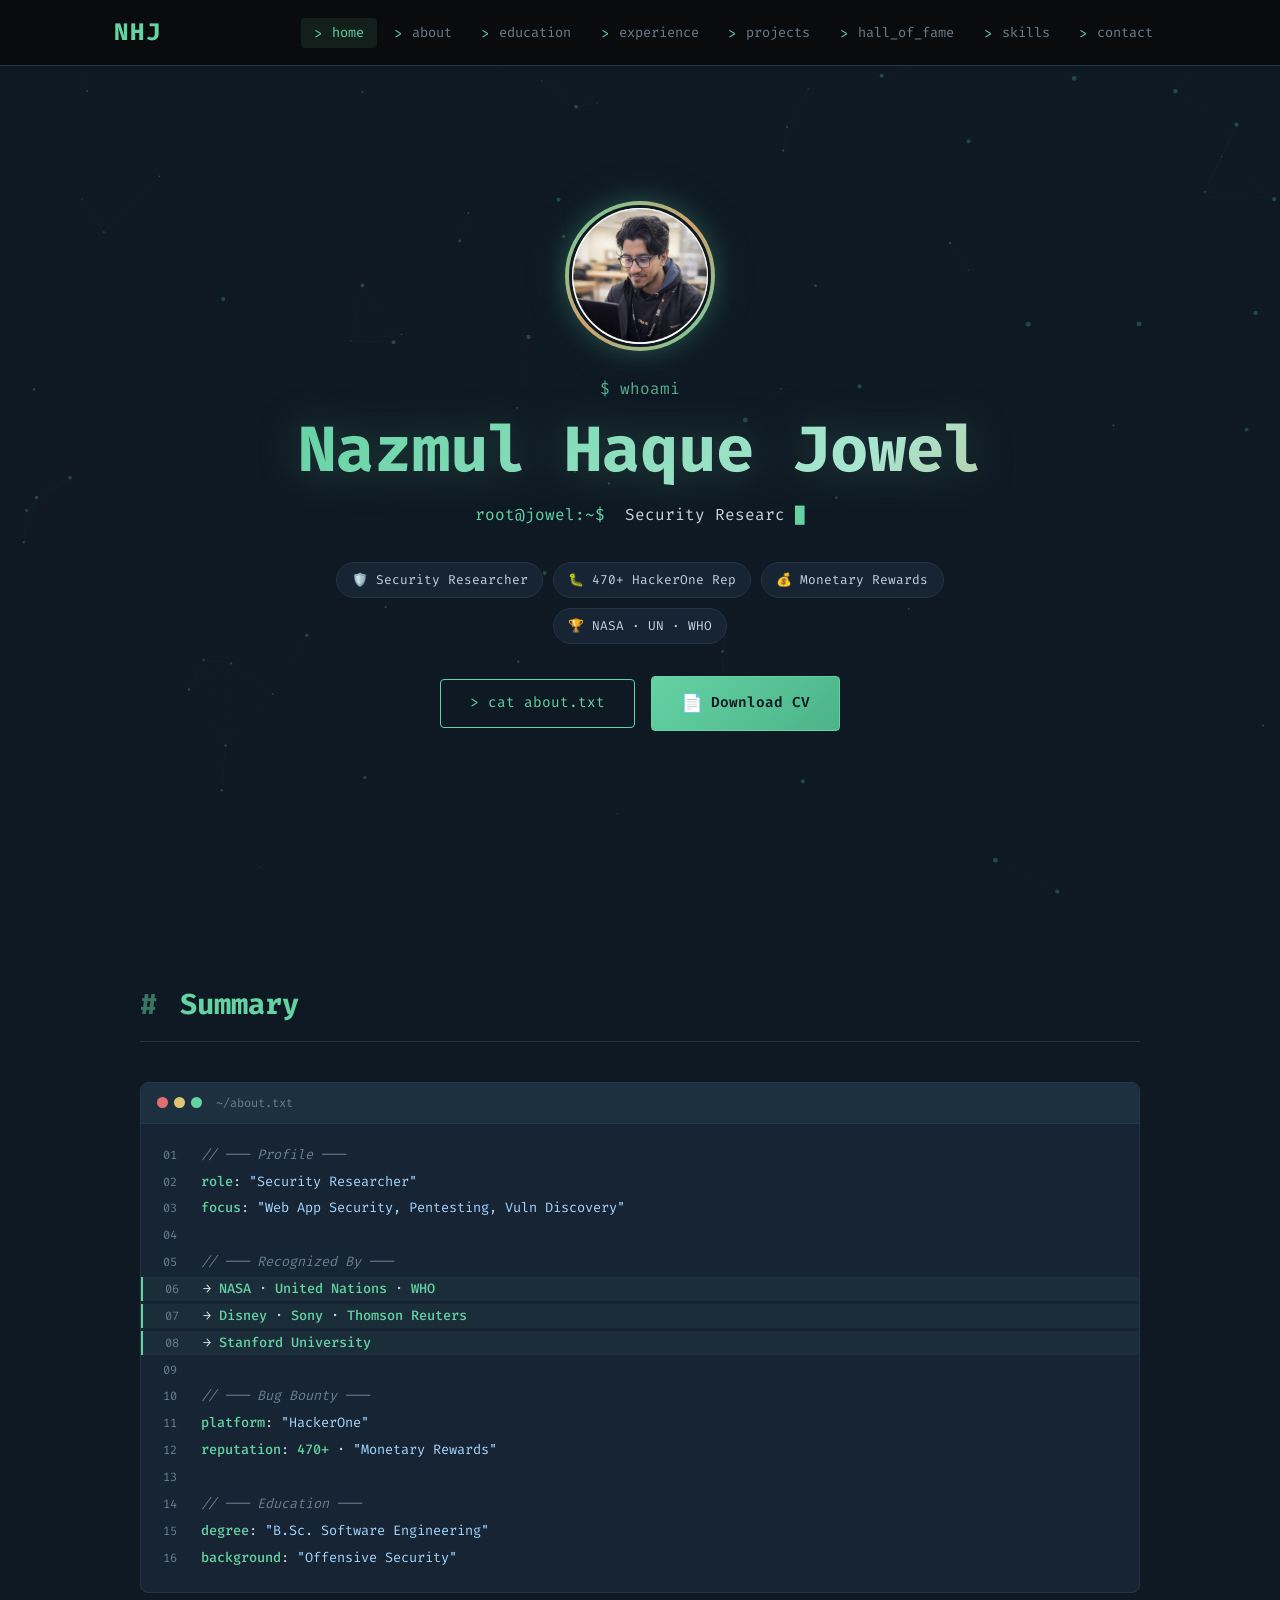
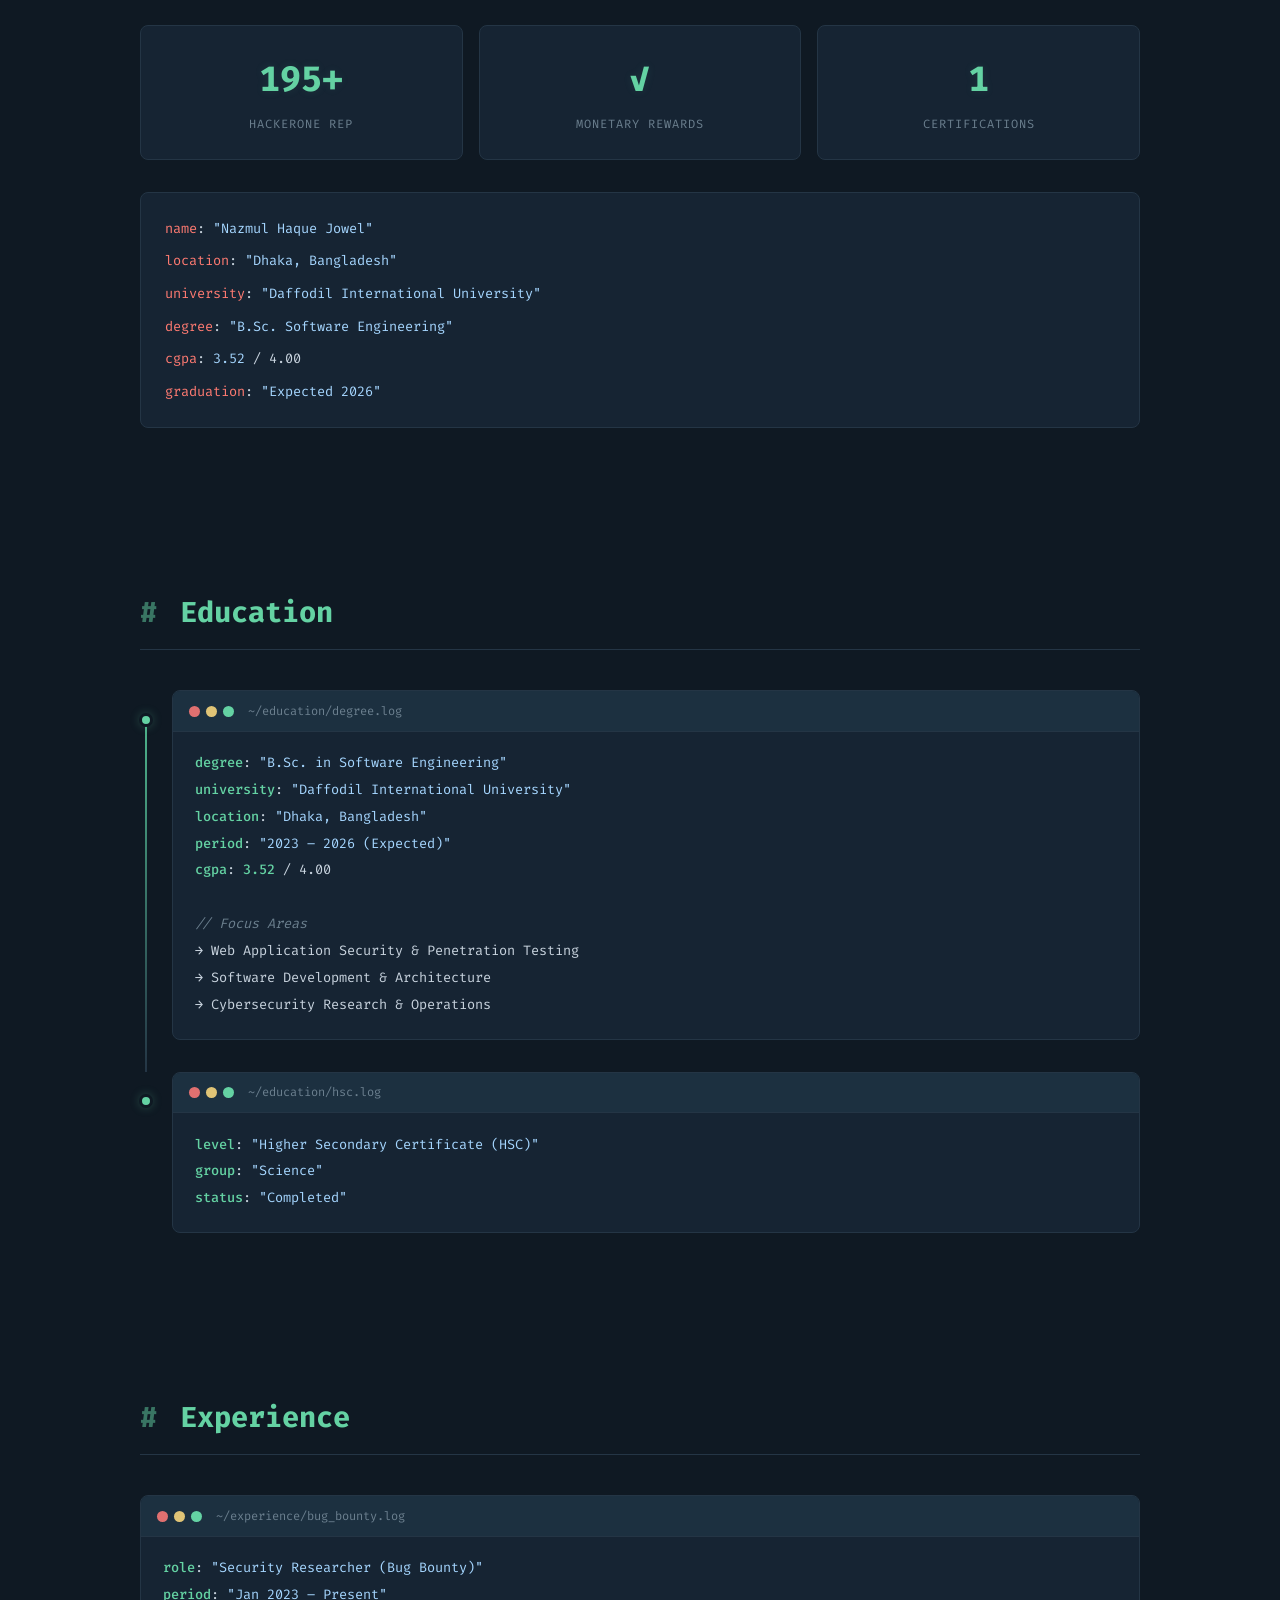
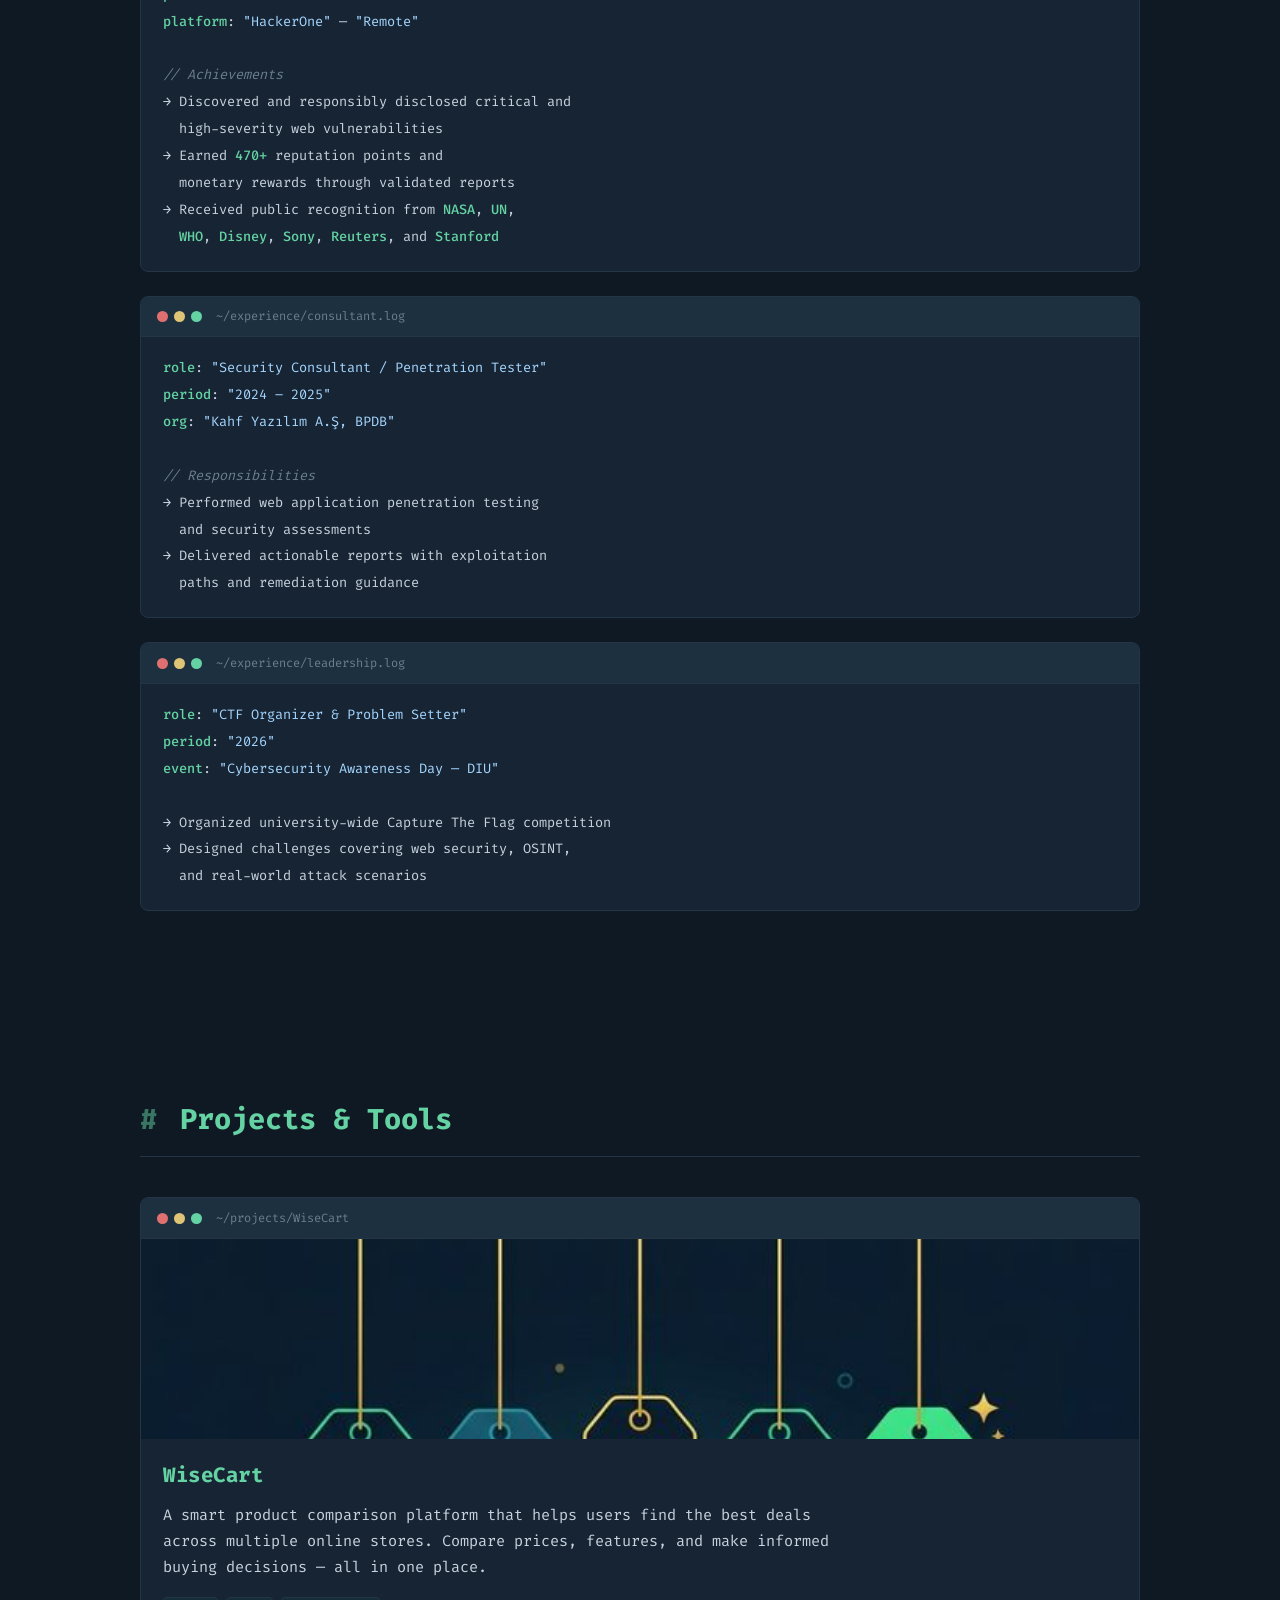
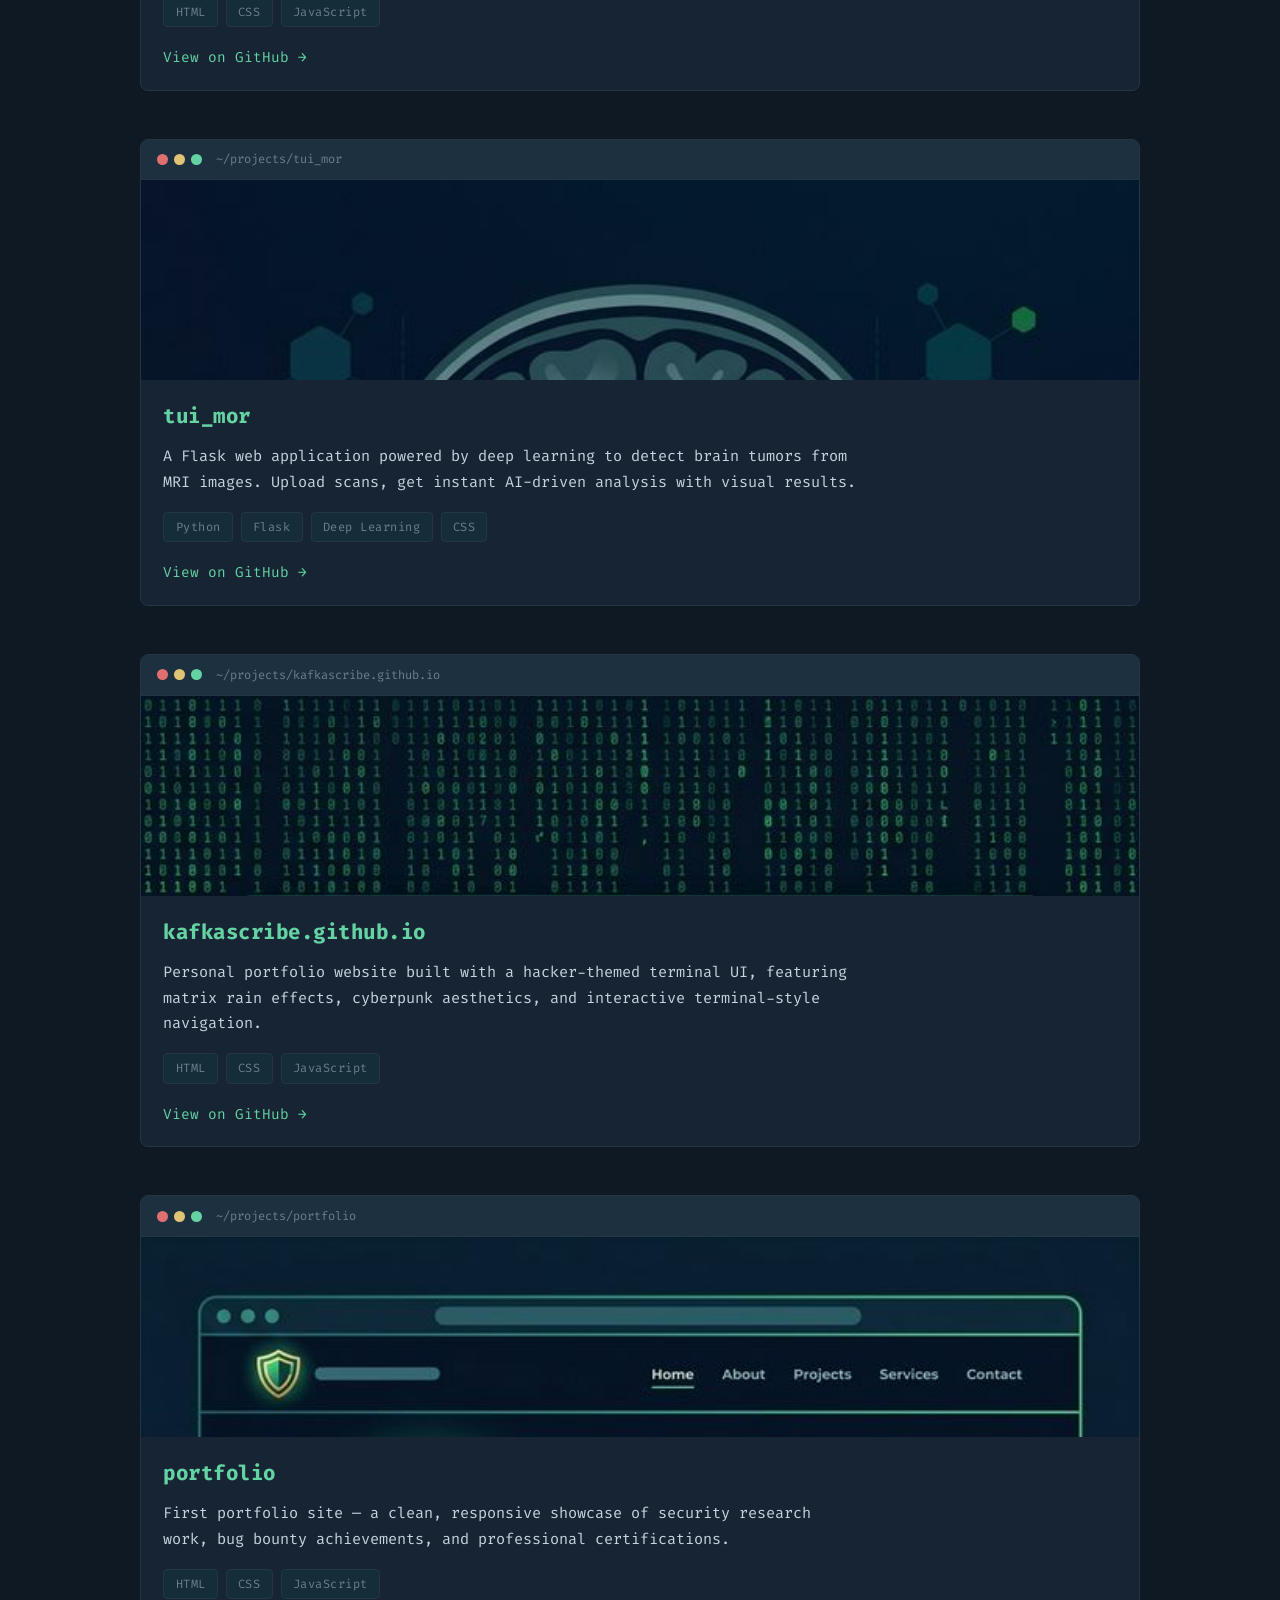
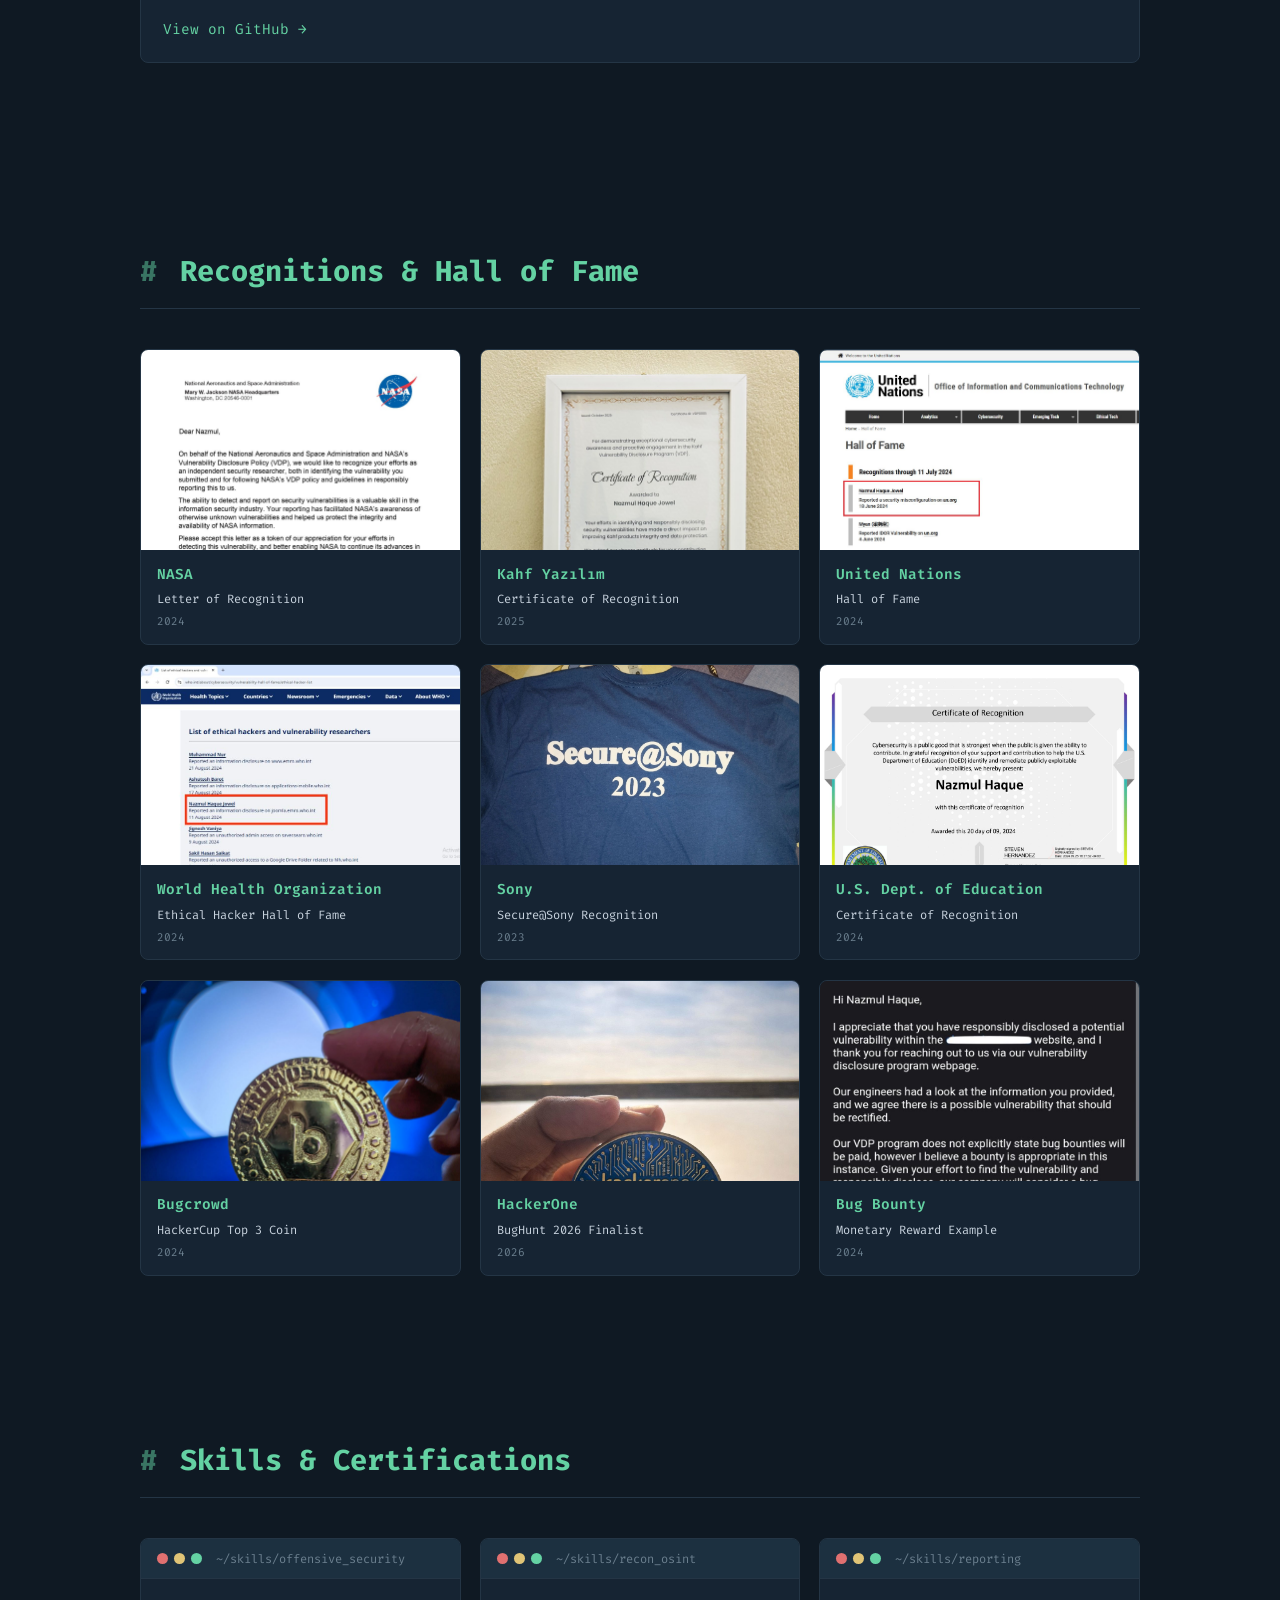
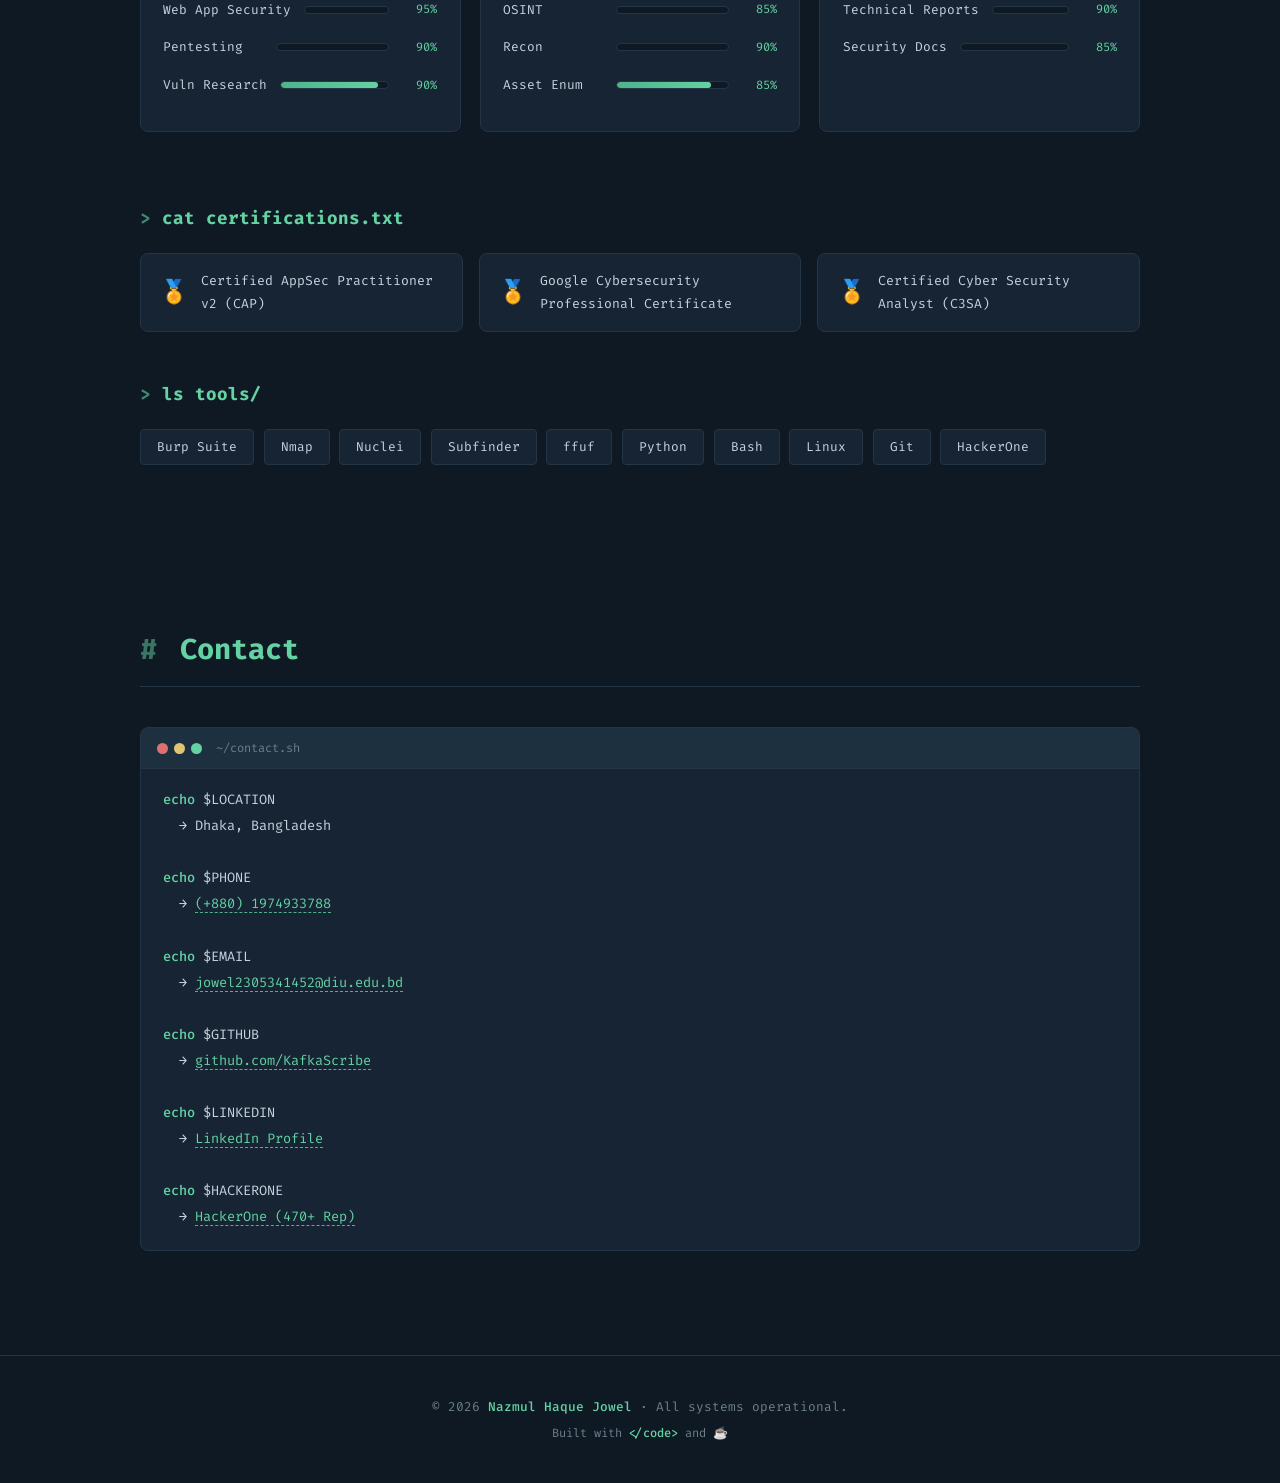
<file: index.html>
<!DOCTYPE html>
<html lang="en">

<head>
    <meta charset="UTF-8">
    <meta name="viewport" content="width=device-width, initial-scale=1.0">
    <title>Nazmul Haque Jowel | Security Researcher</title>
    <meta name="description"
        content="Nazmul Haque Jowel — Security Researcher, Bug Bounty Hunter with 470+ HackerOne Rep and monetary rewards. Acknowledged by NASA, UN, WHO, Disney, Sony, Thomson Reuters.">
    <link rel="preconnect" href="https://fonts.googleapis.com">
    <link rel="preconnect" href="https://fonts.gstatic.com" crossorigin>
    <link href="https://fonts.googleapis.com/css2?family=Fira+Code:wght@300;400;500;600;700&display=swap"
        rel="stylesheet">
    <link rel="stylesheet" href="styles.css">
</head>

<body>

    <!-- Matrix Rain Canvas -->
    <canvas id="matrix-canvas"></canvas>

    <!-- Scanline Overlay -->
    <div class="scanline-overlay"></div>

    <!-- Navigation -->
    <nav id="main-nav">
        <div class="nav-container">
            <a href="#home" class="nav-logo glitch-text" data-text="NHJ">NHJ</a>
            <ul class="nav-links">
                <li><a href="#home" class="nav-cmd active"><span class="prompt">&gt;</span> home</a></li>
                <li><a href="#about" class="nav-cmd"><span class="prompt">&gt;</span> about</a></li>
                <li><a href="#education" class="nav-cmd"><span class="prompt">&gt;</span> education</a></li>
                <li><a href="#experience" class="nav-cmd"><span class="prompt">&gt;</span> experience</a></li>
                <li><a href="#projects" class="nav-cmd"><span class="prompt">&gt;</span> projects</a></li>
                <li><a href="#recognitions" class="nav-cmd"><span class="prompt">&gt;</span> hall_of_fame</a></li>
                <li><a href="#skills" class="nav-cmd"><span class="prompt">&gt;</span> skills</a></li>
                <li><a href="#contact" class="nav-cmd"><span class="prompt">&gt;</span> contact</a></li>
            </ul>
            <button class="mobile-toggle" id="mobile-toggle" aria-label="Toggle menu">
                <span></span><span></span><span></span>
            </button>
        </div>
    </nav>

    <!-- Hero Section -->
    <section id="home" class="hero-section">
        <div class="hero-content">
            <div class="profile-photo-wrapper">
                <img src="assets/profile.jpg" alt="Nazmul Haque Jowel" class="profile-photo">
            </div>
            <p class="hero-prefix">$ whoami</p>
            <h1 class="glitch-text" data-text="Nazmul Haque Jowel">Nazmul Haque Jowel</h1>
            <div class="typed-container">
                <span class="typed-prefix">root@jowel:~$&nbsp;</span>
                <span id="typed-text"></span>
                <span class="cursor-blink">█</span>
            </div>
            <div class="hero-badges">
                <span class="badge">🛡️ Security Researcher</span>
                <span class="badge">🐛 470+ HackerOne Rep</span>
                <span class="badge">💰 Monetary Rewards</span>
                <span class="badge">🏆 NASA · UN · WHO</span>
            </div>
            <div class="hero-cta-group">
                <a href="#about" class="cta-btn">
                    <span class="prompt">&gt;</span> cat about.txt
                </a>
                <a href="assets/Nazmul_Haque_Jowel_CV.pdf" class="cv-btn" download>
                    <span class="cv-icon">📄</span> Download CV
                </a>
            </div>
        </div>
    </section>

    <!-- About / Summary Section -->
    <section id="about" class="section reveal-section">
        <div class="section-inner">
            <h2 class="section-title"><span class="prompt">#</span> Summary</h2>
            <div class="terminal-window">
                <div class="terminal-header">
                    <span class="dot red"></span>
                    <span class="dot yellow"></span>
                    <span class="dot green"></span>
                    <span class="terminal-title">~/about.txt</span>
                </div>
                <div class="terminal-body">
                    <p class="terminal-line">
                        <span class="line-num">01</span>
                        <span class="line-comment">// ─── Profile ───</span>
                    </p>
                    <p class="terminal-line">
                        <span class="line-num">02</span>
                        <span class="accent">role</span>: <span class="string-val">"Security Researcher"</span>
                    </p>
                    <p class="terminal-line">
                        <span class="line-num">03</span>
                        <span class="accent">focus</span>: <span class="string-val">"Web App Security, Pentesting, Vuln Discovery"</span>
                    </p>
                    <p class="terminal-line">
                        <span class="line-num">04</span>
                        &nbsp;
                    </p>
                    <p class="terminal-line">
                        <span class="line-num">05</span>
                        <span class="line-comment">// ─── Recognized By ───</span>
                    </p>
                    <p class="terminal-line highlight-line">
                        <span class="line-num">06</span>
                        → <span class="accent">NASA</span> · <span class="accent">United Nations</span> · <span class="accent">WHO</span>
                    </p>
                    <p class="terminal-line highlight-line">
                        <span class="line-num">07</span>
                        → <span class="accent">Disney</span> · <span class="accent">Sony</span> · <span class="accent">Thomson Reuters</span>
                    </p>
                    <p class="terminal-line highlight-line">
                        <span class="line-num">08</span>
                        → <span class="accent">Stanford University</span>
                    </p>
                    <p class="terminal-line">
                        <span class="line-num">09</span>
                        &nbsp;
                    </p>
                    <p class="terminal-line">
                        <span class="line-num">10</span>
                        <span class="line-comment">// ─── Bug Bounty ───</span>
                    </p>
                    <p class="terminal-line">
                        <span class="line-num">11</span>
                        <span class="accent">platform</span>: <span class="string-val">"HackerOne"</span>
                    </p>
                    <p class="terminal-line">
                        <span class="line-num">12</span>
                        <span class="accent">reputation</span>: <span class="accent">470+</span> · <span class="string-val">"Monetary Rewards"</span>
                    </p>
                    <p class="terminal-line">
                        <span class="line-num">13</span>
                        &nbsp;
                    </p>
                    <p class="terminal-line">
                        <span class="line-num">14</span>
                        <span class="line-comment">// ─── Education ───</span>
                    </p>
                    <p class="terminal-line">
                        <span class="line-num">15</span>
                        <span class="accent">degree</span>: <span class="string-val">"B.Sc. Software Engineering"</span>
                    </p>
                    <p class="terminal-line">
                        <span class="line-num">16</span>
                        <span class="accent">background</span>: <span class="string-val">"Offensive Security"</span>
                    </p>
                </div>
            </div>

            <div class="stats-grid">
                <div class="stat-card">
                    <span class="stat-value" data-target="470" data-suffix="+">0</span>
                    <span class="stat-label">HackerOne Rep</span>
                </div>
                <div class="stat-card">
                    <span class="stat-value monetary-label">✓</span>
                    <span class="stat-label">Monetary Rewards</span>
                </div>
                <div class="stat-card">
                    <span class="stat-value" data-target="3">0</span>
                    <span class="stat-label">Certifications</span>
                </div>
            </div>

            <div class="info-grid">
                <div class="info-item"><span class="info-key">name</span>: <span class="info-val">"Nazmul Haque
                        Jowel"</span></div>
                <div class="info-item"><span class="info-key">location</span>: <span class="info-val">"Dhaka,
                        Bangladesh"</span></div>
                <div class="info-item"><span class="info-key">university</span>: <span class="info-val">"Daffodil
                        International University"</span></div>
                <div class="info-item"><span class="info-key">degree</span>: <span class="info-val">"B.Sc. Software
                        Engineering"</span></div>
                <div class="info-item"><span class="info-key">cgpa</span>: <span class="info-val">3.52</span> / 4.00
                </div>
                <div class="info-item"><span class="info-key">graduation</span>: <span class="info-val">"Expected
                        2026"</span></div>
            </div>
        </div>
    </section>

    <!-- Education Section -->
    <section id="education" class="section reveal-section">
        <div class="section-inner">
            <h2 class="section-title"><span class="prompt">#</span> Education</h2>

            <div class="education-timeline">
                <!-- Degree -->
                <div class="edu-entry">
                    <div class="edu-dot"></div>
                    <div class="edu-line"></div>
                    <div class="terminal-window">
                        <div class="terminal-header">
                            <span class="dot red"></span>
                            <span class="dot yellow"></span>
                            <span class="dot green"></span>
                            <span class="terminal-title">~/education/degree.log</span>
                        </div>
                        <div class="terminal-body">
                            <p class="terminal-line"><span class="accent">degree</span>: <span class="string-val">"B.Sc.
                                    in Software Engineering"</span></p>
                            <p class="terminal-line"><span class="accent">university</span>: <span
                                    class="string-val">"Daffodil International University"</span></p>
                            <p class="terminal-line"><span class="accent">location</span>: <span
                                    class="string-val">"Dhaka, Bangladesh"</span></p>
                            <p class="terminal-line"><span class="accent">period</span>: <span class="string-val">"2023
                                    – 2026 (Expected)"</span></p>
                            <p class="terminal-line"><span class="accent">cgpa</span>: <span class="accent">3.52</span>
                                / 4.00</p>
                            <p class="terminal-line">&nbsp;</p>
                            <p class="terminal-line"><span class="line-comment">// Focus Areas</span></p>
                            <p class="terminal-line">→ Web Application Security & Penetration Testing</p>
                            <p class="terminal-line">→ Software Development & Architecture</p>
                            <p class="terminal-line">→ Cybersecurity Research & Operations</p>
                        </div>
                    </div>
                </div>

                <!-- HSC -->
                <div class="edu-entry">
                    <div class="edu-dot"></div>
                    <div class="edu-line"></div>
                    <div class="terminal-window">
                        <div class="terminal-header">
                            <span class="dot red"></span>
                            <span class="dot yellow"></span>
                            <span class="dot green"></span>
                            <span class="terminal-title">~/education/hsc.log</span>
                        </div>
                        <div class="terminal-body">
                            <p class="terminal-line"><span class="accent">level</span>: <span class="string-val">"Higher
                                    Secondary Certificate (HSC)"</span></p>
                            <p class="terminal-line"><span class="accent">group</span>: <span
                                    class="string-val">"Science"</span></p>
                            <p class="terminal-line"><span class="accent">status</span>: <span
                                    class="string-val">"Completed"</span></p>
                        </div>
                    </div>
                </div>
            </div>
        </div>
    </section>

    <!-- Experience Section -->
    <section id="experience" class="section reveal-section">
        <div class="section-inner">
            <h2 class="section-title"><span class="prompt">#</span> Experience</h2>

            <div class="terminal-window">
                <div class="terminal-header">
                    <span class="dot red"></span>
                    <span class="dot yellow"></span>
                    <span class="dot green"></span>
                    <span class="terminal-title">~/experience/bug_bounty.log</span>
                </div>
                <div class="terminal-body">
                    <p class="terminal-line"><span class="accent">role</span>: <span class="string-val">"Security
                            Researcher (Bug Bounty)"</span></p>
                    <p class="terminal-line"><span class="accent">period</span>: <span class="string-val">"Jan 2023 –
                            Present"</span></p>
                    <p class="terminal-line"><span class="accent">platform</span>: <span
                            class="string-val">"HackerOne"</span> — <span class="string-val">"Remote"</span></p>
                    <p class="terminal-line">&nbsp;</p>
                    <p class="terminal-line"><span class="line-comment">// Achievements</span></p>
                    <p class="terminal-line">→ Discovered and responsibly disclosed critical and</p>
                    <p class="terminal-line">&nbsp; high-severity web vulnerabilities</p>
                    <p class="terminal-line">→ Earned <span class="accent">470+</span> reputation points and</p>
                    <p class="terminal-line">&nbsp; monetary rewards through validated reports</p>
                    <p class="terminal-line">→ Received public recognition from <span class="accent">NASA</span>, <span
                            class="accent">UN</span>,</p>
                    <p class="terminal-line">&nbsp; <span class="accent">WHO</span>, <span class="accent">Disney</span>,
                        <span class="accent">Sony</span>, <span class="accent">Reuters</span>, and <span
                            class="accent">Stanford</span>
                    </p>
                </div>
            </div>

            <div class="terminal-window">
                <div class="terminal-header">
                    <span class="dot red"></span>
                    <span class="dot yellow"></span>
                    <span class="dot green"></span>
                    <span class="terminal-title">~/experience/consultant.log</span>
                </div>
                <div class="terminal-body">
                    <p class="terminal-line"><span class="accent">role</span>: <span class="string-val">"Security
                            Consultant / Penetration Tester"</span></p>
                    <p class="terminal-line"><span class="accent">period</span>: <span class="string-val">"2024 –
                            2025"</span></p>
                    <p class="terminal-line"><span class="accent">org</span>: <span class="string-val">"Kahf Yazılım
                            A.Ş, BPDB"</span></p>
                    <p class="terminal-line">&nbsp;</p>
                    <p class="terminal-line"><span class="line-comment">// Responsibilities</span></p>
                    <p class="terminal-line">→ Performed web application penetration testing</p>
                    <p class="terminal-line">&nbsp; and security assessments</p>
                    <p class="terminal-line">→ Delivered actionable reports with exploitation</p>
                    <p class="terminal-line">&nbsp; paths and remediation guidance</p>
                </div>
            </div>

            <!-- Leadership -->
            <div class="terminal-window">
                <div class="terminal-header">
                    <span class="dot red"></span>
                    <span class="dot yellow"></span>
                    <span class="dot green"></span>
                    <span class="terminal-title">~/experience/leadership.log</span>
                </div>
                <div class="terminal-body">
                    <p class="terminal-line"><span class="accent">role</span>: <span class="string-val">"CTF Organizer &
                            Problem Setter"</span></p>
                    <p class="terminal-line"><span class="accent">period</span>: <span class="string-val">"2026"</span>
                    </p>
                    <p class="terminal-line"><span class="accent">event</span>: <span class="string-val">"Cybersecurity
                            Awareness Day — DIU"</span></p>
                    <p class="terminal-line">&nbsp;</p>
                    <p class="terminal-line">→ Organized university-wide Capture The Flag competition</p>
                    <p class="terminal-line">→ Designed challenges covering web security, OSINT,</p>
                    <p class="terminal-line">&nbsp; and real-world attack scenarios</p>
                </div>
            </div>
        </div>
    </section>

    <!-- Projects Section -->
    <section id="projects" class="section reveal-section">
        <div class="section-inner">
            <h2 class="section-title"><span class="prompt">#</span> Projects &amp; Tools</h2>

            <div class="projects-list">
                <!-- WiseCart -->
                <div class="terminal-window project-entry">
                    <div class="terminal-header">
                        <span class="dot red"></span>
                        <span class="dot yellow"></span>
                        <span class="dot green"></span>
                        <span class="terminal-title">~/projects/WiseCart</span>
                    </div>
                    <div class="achievement-img-wrap">
                        <img src="assets/project-wisecart.png" alt="WiseCart" loading="lazy">
                        <div class="achievement-overlay"><span class="view-icon">🔍</span></div>
                    </div>
                    <div class="terminal-body">
                        <h3 class="project-name">WiseCart</h3>
                        <p class="project-desc">A smart product comparison platform that helps users find the best deals across multiple online stores. Compare prices, features, and make informed buying decisions — all in one place.</p>
                        <div class="project-tags">
                            <span class="project-tag">HTML</span>
                            <span class="project-tag">CSS</span>
                            <span class="project-tag">JavaScript</span>
                        </div>
                        <a href="https://github.com/KafkaScribe/WiseCart" target="_blank" rel="noopener" class="project-link">View on GitHub →</a>
                    </div>
                </div>

                <!-- tui_mor -->
                <div class="terminal-window project-entry">
                    <div class="terminal-header">
                        <span class="dot red"></span>
                        <span class="dot yellow"></span>
                        <span class="dot green"></span>
                        <span class="terminal-title">~/projects/tui_mor</span>
                    </div>
                    <div class="achievement-img-wrap">
                        <img src="assets/project-tuimor.png" alt="tui_mor" loading="lazy">
                        <div class="achievement-overlay"><span class="view-icon">🔍</span></div>
                    </div>
                    <div class="terminal-body">
                        <h3 class="project-name">tui_mor</h3>
                        <p class="project-desc">A Flask web application powered by deep learning to detect brain tumors from MRI images. Upload scans, get instant AI-driven analysis with visual results.</p>
                        <div class="project-tags">
                            <span class="project-tag">Python</span>
                            <span class="project-tag">Flask</span>
                            <span class="project-tag">Deep Learning</span>
                            <span class="project-tag">CSS</span>
                        </div>
                        <a href="https://github.com/KafkaScribe/tui_mor" target="_blank" rel="noopener" class="project-link">View on GitHub →</a>
                    </div>
                </div>

                <!-- Portfolio v2 -->
                <div class="terminal-window project-entry">
                    <div class="terminal-header">
                        <span class="dot red"></span>
                        <span class="dot yellow"></span>
                        <span class="dot green"></span>
                        <span class="terminal-title">~/projects/kafkascribe.github.io</span>
                    </div>
                    <div class="achievement-img-wrap">
                        <img src="assets/project-portfolio-v2.png" alt="kafkascribe.github.io" loading="lazy">
                        <div class="achievement-overlay"><span class="view-icon">🔍</span></div>
                    </div>
                    <div class="terminal-body">
                        <h3 class="project-name">kafkascribe.github.io</h3>
                        <p class="project-desc">Personal portfolio website built with a hacker-themed terminal UI, featuring matrix rain effects, cyberpunk aesthetics, and interactive terminal-style navigation.</p>
                        <div class="project-tags">
                            <span class="project-tag">HTML</span>
                            <span class="project-tag">CSS</span>
                            <span class="project-tag">JavaScript</span>
                        </div>
                        <a href="https://github.com/KafkaScribe/kafkascribe.github.io" target="_blank" rel="noopener" class="project-link">View on GitHub →</a>
                    </div>
                </div>

                <!-- Portfolio v1 -->
                <div class="terminal-window project-entry">
                    <div class="terminal-header">
                        <span class="dot red"></span>
                        <span class="dot yellow"></span>
                        <span class="dot green"></span>
                        <span class="terminal-title">~/projects/portfolio</span>
                    </div>
                    <div class="achievement-img-wrap">
                        <img src="assets/project-portfolio-v1.png" alt="portfolio" loading="lazy">
                        <div class="achievement-overlay"><span class="view-icon">🔍</span></div>
                    </div>
                    <div class="terminal-body">
                        <h3 class="project-name">portfolio</h3>
                        <p class="project-desc">First portfolio site — a clean, responsive showcase of security research work, bug bounty achievements, and professional certifications.</p>
                        <div class="project-tags">
                            <span class="project-tag">HTML</span>
                            <span class="project-tag">CSS</span>
                            <span class="project-tag">JavaScript</span>
                        </div>
                        <a href="https://github.com/KafkaScribe/portfolio" target="_blank" rel="noopener" class="project-link">View on GitHub →</a>
                    </div>
                </div>
            </div>
        </div>
    </section>

    <!-- Recognitions / Hall of Fame Section -->
    <section id="recognitions" class="section reveal-section">
        <div class="section-inner">
            <h2 class="section-title"><span class="prompt">#</span> Recognitions & Hall of Fame</h2>

            <div class="achievement-gallery">
                <!-- NASA -->
                <div class="achievement-card" onclick="openLightbox('assets/Nasa-Recognition.jpg')">
                    <div class="achievement-img-wrap">
                        <img src="assets/Nasa-Recognition.jpg" alt="NASA Recognition Letter" loading="lazy">
                        <div class="achievement-overlay">
                            <span class="view-icon">🔍</span>
                        </div>
                    </div>
                    <div class="achievement-info">
                        <span class="achievement-org">NASA</span>
                        <span class="achievement-type">Letter of Recognition</span>
                        <span class="achievement-year">2024</span>
                    </div>
                </div>

                <!-- Kahf -->
                <div class="achievement-card" onclick="openLightbox('assets/Kahf-Guard-Pentest.jpg')">
                    <div class="achievement-img-wrap">
                        <img src="assets/Kahf-Guard-Pentest.jpg" alt="Kahf Certificate of Recognition" loading="lazy">
                        <div class="achievement-overlay">
                            <span class="view-icon">🔍</span>
                        </div>
                    </div>
                    <div class="achievement-info">
                        <span class="achievement-org">Kahf Yazılım</span>
                        <span class="achievement-type">Certificate of Recognition</span>
                        <span class="achievement-year">2025</span>
                    </div>
                </div>

                <!-- UN -->
                <div class="achievement-card" onclick="openLightbox('assets/UN-Recognition.jpg')">
                    <div class="achievement-img-wrap">
                        <img src="assets/UN-Recognition.jpg" alt="United Nations Hall of Fame" loading="lazy">
                        <div class="achievement-overlay">
                            <span class="view-icon">🔍</span>
                        </div>
                    </div>
                    <div class="achievement-info">
                        <span class="achievement-org">United Nations</span>
                        <span class="achievement-type">Hall of Fame</span>
                        <span class="achievement-year">2024</span>
                    </div>
                </div>

                <!-- WHO -->
                <div class="achievement-card" onclick="openLightbox('assets/WHO-Recognition.jpg')">
                    <div class="achievement-img-wrap">
                        <img src="assets/WHO-Recognition.jpg" alt="WHO Ethical Hacker List" loading="lazy">
                        <div class="achievement-overlay">
                            <span class="view-icon">🔍</span>
                        </div>
                    </div>
                    <div class="achievement-info">
                        <span class="achievement-org">World Health Organization</span>
                        <span class="achievement-type">Ethical Hacker Hall of Fame</span>
                        <span class="achievement-year">2024</span>
                    </div>
                </div>

                <!-- Sony -->
                <div class="achievement-card" onclick="openLightbox('assets/Sony-Recognition.jpg')">
                    <div class="achievement-img-wrap">
                        <img src="assets/Sony-Recognition.jpg" alt="Secure@Sony Recognition" loading="lazy">
                        <div class="achievement-overlay">
                            <span class="view-icon">🔍</span>
                        </div>
                    </div>
                    <div class="achievement-info">
                        <span class="achievement-org">Sony</span>
                        <span class="achievement-type">Secure@Sony Recognition</span>
                        <span class="achievement-year">2023</span>
                    </div>
                </div>

                <!-- US DoE -->
                <div class="achievement-card" onclick="openLightbox('assets/US-DoE-Recognition.jpg')">
                    <div class="achievement-img-wrap">
                        <img src="assets/US-DoE-Recognition.jpg" alt="U.S. Department of Education Certificate"
                            loading="lazy">
                        <div class="achievement-overlay">
                            <span class="view-icon">🔍</span>
                        </div>
                    </div>
                    <div class="achievement-info">
                        <span class="achievement-org">U.S. Dept. of Education</span>
                        <span class="achievement-type">Certificate of Recognition</span>
                        <span class="achievement-year">2024</span>
                    </div>
                </div>

                <!-- Bugcrowd -->
                <div class="achievement-card" onclick="openLightbox('assets/Bugcrowd-HackerCup-Top3.jpg')">
                    <div class="achievement-img-wrap">
                        <img src="assets/Bugcrowd-HackerCup-Top3.jpg" alt="Bugcrowd HackerCup Top 3" loading="lazy">
                        <div class="achievement-overlay">
                            <span class="view-icon">🔍</span>
                        </div>
                    </div>
                    <div class="achievement-info">
                        <span class="achievement-org">Bugcrowd</span>
                        <span class="achievement-type">HackerCup Top 3 Coin</span>
                        <span class="achievement-year">2024</span>
                    </div>
                </div>

                <!-- BugHunt 2026 -->
                <div class="achievement-card" onclick="openLightbox('assets/Bughunt-2026-Finalist.jpg')">
                    <div class="achievement-img-wrap">
                        <img src="assets/Bughunt-2026-Finalist.jpg" alt="HackerOne BugHunt 2026 Finalist"
                            loading="lazy">
                        <div class="achievement-overlay">
                            <span class="view-icon">🔍</span>
                        </div>
                    </div>
                    <div class="achievement-info">
                        <span class="achievement-org">HackerOne</span>
                        <span class="achievement-type">BugHunt 2026 Finalist</span>
                        <span class="achievement-year">2026</span>
                    </div>
                </div>

                <!-- Monetary Reward -->
                <div class="achievement-card" onclick="openLightbox('assets/One-Example-Of-Monetary-Reward.jpg')">
                    <div class="achievement-img-wrap">
                        <img src="assets/One-Example-Of-Monetary-Reward.jpg" alt="Bug Bounty Monetary Reward"
                            loading="lazy">
                        <div class="achievement-overlay">
                            <span class="view-icon">🔍</span>
                        </div>
                    </div>
                    <div class="achievement-info">
                        <span class="achievement-org">Bug Bounty</span>
                        <span class="achievement-type">Monetary Reward Example</span>
                        <span class="achievement-year">2024</span>
                    </div>
                </div>
            </div>
        </div>
    </section>

    <!-- Skills & Certifications Section -->
    <section id="skills" class="section reveal-section">
        <div class="section-inner">
            <h2 class="section-title"><span class="prompt">#</span> Skills & Certifications</h2>

            <div class="skills-columns">
                <!-- Offensive Security -->
                <div class="terminal-window">
                    <div class="terminal-header">
                        <span class="dot red"></span>
                        <span class="dot yellow"></span>
                        <span class="dot green"></span>
                        <span class="terminal-title">~/skills/offensive_security</span>
                    </div>
                    <div class="terminal-body">
                        <div class="skill-row">
                            <span class="skill-name">Web App Security</span>
                            <div class="skill-bar-track">
                                <div class="skill-bar-fill" data-percent="95"></div>
                            </div>
                            <span class="skill-pct">95%</span>
                        </div>
                        <div class="skill-row">
                            <span class="skill-name">Pentesting</span>
                            <div class="skill-bar-track">
                                <div class="skill-bar-fill" data-percent="90"></div>
                            </div>
                            <span class="skill-pct">90%</span>
                        </div>
                        <div class="skill-row">
                            <span class="skill-name">Vuln Research</span>
                            <div class="skill-bar-track">
                                <div class="skill-bar-fill" data-percent="90"></div>
                            </div>
                            <span class="skill-pct">90%</span>
                        </div>
                    </div>
                </div>

                <!-- Recon & OSINT -->
                <div class="terminal-window">
                    <div class="terminal-header">
                        <span class="dot red"></span>
                        <span class="dot yellow"></span>
                        <span class="dot green"></span>
                        <span class="terminal-title">~/skills/recon_osint</span>
                    </div>
                    <div class="terminal-body">
                        <div class="skill-row">
                            <span class="skill-name">OSINT</span>
                            <div class="skill-bar-track">
                                <div class="skill-bar-fill" data-percent="85"></div>
                            </div>
                            <span class="skill-pct">85%</span>
                        </div>
                        <div class="skill-row">
                            <span class="skill-name">Recon</span>
                            <div class="skill-bar-track">
                                <div class="skill-bar-fill" data-percent="90"></div>
                            </div>
                            <span class="skill-pct">90%</span>
                        </div>
                        <div class="skill-row">
                            <span class="skill-name">Asset Enum</span>
                            <div class="skill-bar-track">
                                <div class="skill-bar-fill" data-percent="85"></div>
                            </div>
                            <span class="skill-pct">85%</span>
                        </div>
                    </div>
                </div>

                <!-- Reporting -->
                <div class="terminal-window">
                    <div class="terminal-header">
                        <span class="dot red"></span>
                        <span class="dot yellow"></span>
                        <span class="dot green"></span>
                        <span class="terminal-title">~/skills/reporting</span>
                    </div>
                    <div class="terminal-body">
                        <div class="skill-row">
                            <span class="skill-name">Technical Reports</span>
                            <div class="skill-bar-track">
                                <div class="skill-bar-fill" data-percent="90"></div>
                            </div>
                            <span class="skill-pct">90%</span>
                        </div>
                        <div class="skill-row">
                            <span class="skill-name">Security Docs</span>
                            <div class="skill-bar-track">
                                <div class="skill-bar-fill" data-percent="85"></div>
                            </div>
                            <span class="skill-pct">85%</span>
                        </div>
                    </div>
                </div>
            </div>

            <!-- Certifications -->
            <h3 class="sub-title"><span class="prompt">&gt;</span> cat certifications.txt</h3>
            <div class="certs-grid">
                <div class="cert-card">
                    <span class="cert-icon">🏅</span>
                    <span class="cert-name">Certified AppSec Practitioner v2 (CAP)</span>
                </div>
                <div class="cert-card">
                    <span class="cert-icon">🏅</span>
                    <span class="cert-name">Google Cybersecurity Professional Certificate</span>
                </div>
                <div class="cert-card">
                    <span class="cert-icon">🏅</span>
                    <span class="cert-name">Certified Cyber Security Analyst (C3SA)</span>
                </div>
            </div>

            <!-- Tools -->
            <h3 class="sub-title"><span class="prompt">&gt;</span> ls tools/</h3>
            <div class="tools-grid">
                <div class="tool-chip">Burp Suite</div>
                <div class="tool-chip">Nmap</div>
                <div class="tool-chip">Nuclei</div>
                <div class="tool-chip">Subfinder</div>
                <div class="tool-chip">ffuf</div>
                <div class="tool-chip">Python</div>
                <div class="tool-chip">Bash</div>
                <div class="tool-chip">Linux</div>
                <div class="tool-chip">Git</div>
                <div class="tool-chip">HackerOne</div>
            </div>
        </div>
    </section>

    <!-- Contact Section -->
    <section id="contact" class="section reveal-section">
        <div class="section-inner">
            <h2 class="section-title"><span class="prompt">#</span> Contact</h2>

            <div class="terminal-window">
                <div class="terminal-header">
                    <span class="dot red"></span>
                    <span class="dot yellow"></span>
                    <span class="dot green"></span>
                    <span class="terminal-title">~/contact.sh</span>
                </div>
                <div class="terminal-body contact-terminal">
                    <p class="terminal-line">
                        <span class="accent">echo</span> $LOCATION
                    </p>
                    <p class="terminal-line output-line">
                        → Dhaka, Bangladesh
                    </p>
                    <p class="terminal-line">&nbsp;</p>
                    <p class="terminal-line">
                        <span class="accent">echo</span> $PHONE
                    </p>
                    <p class="terminal-line output-line">
                        → <a href="tel:+8801974933788" class="contact-link">(+880) 1974933788</a>
                    </p>
                    <p class="terminal-line">&nbsp;</p>
                    <p class="terminal-line">
                        <span class="accent">echo</span> $EMAIL
                    </p>
                    <p class="terminal-line output-line">
                        → <a href="mailto:jowel2305341452@diu.edu.bd"
                            class="contact-link">jowel2305341452@diu.edu.bd</a>
                    </p>
                    <p class="terminal-line">&nbsp;</p>
                    <p class="terminal-line">
                        <span class="accent">echo</span> $GITHUB
                    </p>
                    <p class="terminal-line output-line">
                        → <a href="https://github.com/KafkaScribe" target="_blank" rel="noopener"
                            class="contact-link">github.com/KafkaScribe</a>
                    </p>
                    <p class="terminal-line">&nbsp;</p>
                    <p class="terminal-line">
                        <span class="accent">echo</span> $LINKEDIN
                    </p>
                    <p class="terminal-line output-line">
                        → <a href="#" target="_blank" rel="noopener" class="contact-link">LinkedIn Profile</a>
                    </p>
                    <p class="terminal-line">&nbsp;</p>
                    <p class="terminal-line">
                        <span class="accent">echo</span> $HACKERONE
                    </p>
                    <p class="terminal-line output-line">
                        → <a href="#" target="_blank" rel="noopener" class="contact-link">HackerOne (470+ Rep)</a>
                    </p>
                </div>
            </div>
        </div>
    </section>

    <!-- Footer -->
    <footer id="footer">
        <p>&copy; 2026 <span class="accent">Nazmul Haque Jowel</span> &middot; All systems operational.</p>
        <p class="footer-sub">Built with <span class="accent">&lt;/code&gt;</span> and ☕</p>
    </footer>

    <!-- Lightbox Overlay -->
    <div id="lightbox" class="lightbox-overlay" onclick="closeLightbox()">
        <span class="lightbox-close">&times;</span>
        <img id="lightbox-img" class="lightbox-img" alt="Achievement Screenshot">
    </div>

    <script src="script.js"></script>
</body>

</html>
</file>
<file: styles.css>
/* ============================================
   PORTFOLIO — Nazmul Haque Jowel
   Eye-Soothing Mint & Gold Theme
   ============================================ */

/* --- Reset & Base --- */
*,
*::before,
*::after {
    margin: 0;
    padding: 0;
    box-sizing: border-box;
}

:root {
    --bg: #0f1923;
    --bg-panel: #162433;
    --bg-card: #1c3040;
    --green: #64d2a3;
    --green-dim: #4db38a;
    --green-glow: rgba(100, 210, 163, 0.1);
    --green-glow-strong: rgba(100, 210, 163, 0.25);
    --cyan: #d4a06a;
    --cyan-glow: rgba(212, 160, 106, 0.15);
    --text: #c8d3de;
    --text-dim: #6b7f8e;
    --red: #e07070;
    --yellow: #e0c476;
    --green-dot: #64d2a3;
    --border: #243545;
    --font-mono: 'Fira Code', 'Courier New', monospace;
}

html {
    scroll-behavior: smooth;
    scroll-padding-top: 70px;
}

body {
    font-family: var(--font-mono);
    background: var(--bg);
    color: var(--text);
    line-height: 1.7;
    overflow-x: hidden;
    min-height: 100vh;
}

::selection {
    background: var(--green);
    color: var(--bg);
}

/* --- Matrix Canvas --- */
#matrix-canvas {
    position: fixed;
    top: 0;
    left: 0;
    width: 100%;
    height: 100%;
    z-index: 0;
    opacity: 0.5;
    pointer-events: none;
}

/* --- Scanline Overlay --- */
.scanline-overlay {
    position: fixed;
    top: 0;
    left: 0;
    width: 100%;
    height: 100%;
    z-index: 1;
    pointer-events: none;
    background: repeating-linear-gradient(0deg,
            transparent,
            transparent 2px,
            rgba(100, 210, 163, 0.006) 2px,
            rgba(100, 210, 163, 0.006) 4px);
}

/* --- Navigation --- */
#main-nav {
    position: fixed;
    top: 0;
    left: 0;
    width: 100%;
    z-index: 100;
    background: rgba(10, 10, 10, 0.88);
    backdrop-filter: blur(12px);
    -webkit-backdrop-filter: blur(12px);
    border-bottom: 1px solid var(--border);
    transition: transform 0.3s ease;
}

.nav-container {
    max-width: 1100px;
    margin: 0 auto;
    display: flex;
    align-items: center;
    justify-content: space-between;
    padding: 0.75rem 1.5rem;
}

.nav-logo {
    font-size: 1.5rem;
    font-weight: 700;
    color: var(--green);
    text-decoration: none;
    letter-spacing: 2px;
}

.nav-links {
    display: flex;
    list-style: none;
    gap: 0.25rem;
}

.nav-cmd {
    color: var(--text-dim);
    text-decoration: none;
    font-size: 0.85rem;
    padding: 0.4rem 0.8rem;
    border-radius: 4px;
    transition: all 0.25s ease;
    white-space: nowrap;
}

.nav-cmd .prompt {
    color: var(--green);
    margin-right: 2px;
}

.nav-cmd:hover,
.nav-cmd.active {
    color: var(--green);
    background: var(--green-glow);
}

/* Mobile Toggle */
.mobile-toggle {
    display: none;
    flex-direction: column;
    gap: 5px;
    background: none;
    border: none;
    cursor: pointer;
    padding: 4px;
}

.mobile-toggle span {
    display: block;
    width: 24px;
    height: 2px;
    background: var(--green);
    transition: all 0.3s ease;
}

/* --- Glitch Text --- */
.glitch-text {
    position: relative;
}

.glitch-text::before,
.glitch-text::after {
    content: attr(data-text);
    position: absolute;
    top: 0;
    left: 0;
    width: 100%;
    height: 100%;
    pointer-events: none;
}

.glitch-text::before {
    color: var(--green);
    animation: glitch-1 2.5s infinite linear alternate-reverse;
    clip-path: inset(0 0 80% 0);
}

.glitch-text::after {
    color: var(--cyan);
    animation: glitch-2 2.5s infinite linear alternate-reverse;
    clip-path: inset(80% 0 0 0);
}

@keyframes glitch-1 {

    0%,
    90%,
    100% {
        transform: translate(0);
    }

    92% {
        transform: translate(-3px, 1px);
    }

    94% {
        transform: translate(3px, -1px);
    }

    96% {
        transform: translate(-2px, 2px);
    }
}

@keyframes glitch-2 {

    0%,
    90%,
    100% {
        transform: translate(0);
    }

    91% {
        transform: translate(2px, -1px);
    }

    93% {
        transform: translate(-3px, 1px);
    }

    95% {
        transform: translate(1px, 2px);
    }
}

/* --- Hero Section --- */
.hero-section {
    position: relative;
    z-index: 2;
    display: flex;
    align-items: center;
    justify-content: center;
    min-height: 100vh;
    padding: 6rem 1.5rem 4rem;
    text-align: center;
}

.hero-content {
    max-width: 700px;
}

/* --- Profile Photo --- */
.profile-photo-wrapper {
    width: 150px;
    height: 150px;
    margin: 0 auto 1.5rem;
    position: relative;
    border-radius: 50%;
    padding: 4px;
    background: linear-gradient(135deg, var(--green), var(--cyan), var(--green));
    box-shadow: 0 0 25px var(--green-glow-strong), 0 0 50px var(--green-glow);
    animation: photo-glow 4s ease-in-out infinite alternate;
}

@keyframes photo-glow {
    0% {
        box-shadow: 0 0 20px var(--green-glow-strong), 0 0 40px var(--green-glow);
    }

    100% {
        box-shadow: 0 0 30px var(--green-glow-strong), 0 0 60px var(--green-glow);
    }
}

.profile-photo {
    width: 100%;
    height: 100%;
    border-radius: 50%;
    object-fit: cover;
    display: block;
    border: 3px solid var(--bg);
}

.profile-photo-wrapper:hover {
    transform: scale(1.05);
    transition: transform 0.3s ease;
}

.hero-prefix {
    color: var(--green);
    font-size: 1rem;
    margin-bottom: 0.75rem;
    opacity: 0.8;
}

.hero-content h1 {
    font-size: clamp(2.2rem, 6vw, 4rem);
    font-weight: 700;
    background: linear-gradient(135deg, var(--green) 0%, #a8e6cf 40%, var(--cyan) 70%, var(--green) 100%);
    background-size: 200% 200%;
    -webkit-background-clip: text;
    -webkit-text-fill-color: transparent;
    background-clip: text;
    animation: gradient-shift 6s ease infinite;
    margin-bottom: 1rem;
    line-height: 1.1;
    filter: drop-shadow(0 0 20px var(--green-glow-strong));
}

@keyframes gradient-shift {
    0% {
        background-position: 0% 50%;
    }

    50% {
        background-position: 100% 50%;
    }

    100% {
        background-position: 0% 50%;
    }
}

.monetary-label {
    color: var(--green);
    font-size: 2.2rem;
    text-shadow: 0 0 10px var(--green-glow);
}

.typed-container {
    font-size: clamp(0.8rem, 2vw, 1rem);
    color: var(--text-dim);
    margin-bottom: 2rem;
    min-height: 1.8em;
}

.typed-prefix {
    color: var(--green);
}

#typed-text {
    color: var(--text);
}

.cursor-blink {
    color: var(--green);
    animation: blink 1s step-end infinite;
}

@keyframes blink {
    50% {
        opacity: 0;
    }
}

.hero-badges {
    display: flex;
    flex-wrap: wrap;
    justify-content: center;
    gap: 0.6rem;
    margin-bottom: 2rem;
}

.badge {
    background: var(--bg-panel);
    border: 1px solid var(--border);
    padding: 0.4rem 0.9rem;
    border-radius: 20px;
    font-size: 0.8rem;
    color: var(--text);
    transition: all 0.3s ease;
}

.badge:hover {
    border-color: var(--green);
    box-shadow: 0 0 12px var(--green-glow);
}

.cta-btn {
    display: inline-block;
    color: var(--green);
    border: 1px solid var(--green);
    padding: 0.7rem 1.8rem;
    border-radius: 4px;
    text-decoration: none;
    font-size: 0.9rem;
    transition: all 0.3s ease;
}

.cta-btn:hover {
    background: var(--green);
    color: var(--bg);
    box-shadow: 0 0 20px var(--green-glow-strong);
}

/* --- Section Layout --- */
.section {
    position: relative;
    z-index: 2;
    padding: 5rem 1.5rem;
}

.section-inner {
    max-width: 1000px;
    margin: 0 auto;
}

.section-title {
    font-size: 1.8rem;
    color: var(--green);
    margin-bottom: 2.5rem;
    padding-bottom: 0.75rem;
    border-bottom: 1px solid var(--border);
}

.section-title .prompt {
    opacity: 0.5;
    margin-right: 0.4rem;
}

.sub-title {
    font-size: 1.1rem;
    color: var(--green);
    margin-top: 3rem;
    margin-bottom: 1.2rem;
}

.sub-title .prompt {
    opacity: 0.6;
}

/* --- Terminal Window --- */
.terminal-window {
    background: var(--bg-panel);
    border: 1px solid var(--border);
    border-radius: 8px;
    overflow: hidden;
    margin-bottom: 1.5rem;
    transition: border-color 0.3s ease, box-shadow 0.3s ease;
}

.terminal-window:hover {
    border-color: var(--green-dim);
    box-shadow: 0 0 20px var(--green-glow);
}

.terminal-header {
    display: flex;
    align-items: center;
    gap: 6px;
    padding: 0.6rem 1rem;
    background: var(--bg-card);
    border-bottom: 1px solid var(--border);
}

.dot {
    width: 11px;
    height: 11px;
    border-radius: 50%;
}

.dot.red {
    background: var(--red);
}

.dot.yellow {
    background: var(--yellow);
}

.dot.green {
    background: var(--green-dot);
}

.terminal-title {
    margin-left: 8px;
    font-size: 0.75rem;
    color: var(--text-dim);
}

.terminal-body {
    padding: 1.2rem 1.4rem;
}

.terminal-line {
    font-size: 0.85rem;
    margin-bottom: 0.15rem;
    line-height: 1.8;
}

.line-num {
    color: var(--text-dim);
    margin-right: 1rem;
    user-select: none;
    font-size: 0.75rem;
}

.highlight-line {
    background: rgba(100, 210, 163, 0.05);
    margin-left: -1.4rem;
    margin-right: -1.4rem;
    padding-left: 1.4rem;
    padding-right: 1.4rem;
    border-left: 2px solid var(--green);
}

.accent {
    color: var(--green);
    font-weight: 500;
}

.line-comment {
    color: var(--text-dim);
    font-style: italic;
}

.string-val {
    color: #a5d6ff;
}

/* --- Stats Grid --- */
.stats-grid {
    display: grid;
    grid-template-columns: repeat(3, 1fr);
    gap: 1rem;
    margin: 2rem 0;
}

.stat-card {
    text-align: center;
    background: var(--bg-panel);
    border: 1px solid var(--border);
    border-radius: 8px;
    padding: 1.5rem 1rem;
    transition: all 0.3s ease;
}

.stat-card:hover {
    border-color: var(--green-dim);
    box-shadow: 0 0 15px var(--green-glow);
}

.stat-value {
    display: block;
    font-size: 2.2rem;
    font-weight: 700;
    color: var(--green);
    text-shadow: 0 0 10px var(--green-glow);
}

.stat-label {
    font-size: 0.75rem;
    color: var(--text-dim);
    text-transform: uppercase;
    letter-spacing: 1px;
    margin-top: 0.3rem;
    display: block;
}

/* --- Info Grid (JSON-like) --- */
.info-grid {
    background: var(--bg-panel);
    border: 1px solid var(--border);
    border-radius: 8px;
    padding: 1.2rem 1.5rem;
}

.info-item {
    font-size: 0.85rem;
    padding: 0.3rem 0;
    color: var(--text);
}

.info-key {
    color: #ff7b72;
}

.info-val {
    color: #a5d6ff;
}

/* --- Skills --- */
.skills-columns {
    display: grid;
    grid-template-columns: repeat(auto-fit, minmax(280px, 1fr));
    gap: 1.2rem;
}

.skill-row {
    display: flex;
    align-items: center;
    gap: 0.8rem;
    margin-bottom: 1rem;
}

.skill-name {
    font-size: 0.8rem;
    color: var(--text);
    min-width: 100px;
    flex-shrink: 0;
}

.skill-bar-track {
    flex: 1;
    height: 8px;
    background: var(--bg);
    border-radius: 4px;
    overflow: hidden;
    border: 1px solid var(--border);
}

.skill-bar-fill {
    height: 100%;
    width: 0;
    background: linear-gradient(90deg, var(--green-dim), var(--green));
    border-radius: 4px;
    transition: width 1.2s cubic-bezier(0.25, 0.46, 0.45, 0.94);
    box-shadow: 0 0 8px var(--green-glow);
}

.skill-pct {
    font-size: 0.75rem;
    color: var(--green);
    min-width: 35px;
    text-align: right;
}

/* --- Tools Grid --- */
.tools-grid {
    display: flex;
    flex-wrap: wrap;
    gap: 0.6rem;
}

.tool-chip {
    background: var(--bg-panel);
    border: 1px solid var(--border);
    padding: 0.4rem 1rem;
    border-radius: 4px;
    font-size: 0.8rem;
    color: var(--text);
    transition: all 0.3s ease;
    cursor: default;
}

.tool-chip:hover {
    color: var(--green);
    border-color: var(--green);
    box-shadow: 0 0 10px var(--green-glow);
    transform: translateY(-2px);
}

/* --- Projects List --- */
.projects-list {
    display: flex;
    flex-direction: column;
    gap: 1.5rem;
}

.project-entry {
    transition: transform 0.3s ease, box-shadow 0.3s ease;
}

.project-entry:hover {
    transform: translateY(-3px);
    box-shadow: 0 0 20px rgba(0, 255, 170, 0.08);
}

.project-name {
    font-family: 'Share Tech Mono', 'Fira Code', monospace;
    font-size: 1.3rem;
    color: var(--green);
    margin-bottom: 0.6rem;
    letter-spacing: 0.5px;
}

.project-desc {
    color: var(--text);
    font-size: 0.95rem;
    line-height: 1.7;
    margin-bottom: 1rem;
    max-width: 700px;
}

.project-tags {
    display: flex;
    flex-wrap: wrap;
    gap: 0.5rem;
    margin-bottom: 1rem;
}

.project-tag {
    font-family: 'Share Tech Mono', 'Fira Code', monospace;
    font-size: 0.75rem;
    padding: 0.25rem 0.7rem;
    border: 1px solid var(--border);
    border-radius: 4px;
    color: var(--text-dim);
    background: rgba(0, 255, 170, 0.04);
    letter-spacing: 0.5px;
    transition: border-color 0.3s ease, color 0.3s ease;
}

.project-entry:hover .project-tag {
    border-color: var(--green);
    color: var(--green);
}

.project-link {
    font-family: 'Share Tech Mono', 'Fira Code', monospace;
    font-size: 0.9rem;
    color: var(--green);
    text-decoration: none;
    display: inline-block;
    transition: letter-spacing 0.3s ease, color 0.3s ease;
}

.project-link:hover {
    letter-spacing: 1.5px;
    color: var(--accent-gold);
    text-decoration: none;
}

.project-entry:hover .achievement-overlay {
    opacity: 1;
}

.project-entry:hover .achievement-img-wrap img {
    transform: scale(1.05);
}

/* --- Certifications --- */
.certs-grid {
    display: grid;
    grid-template-columns: repeat(auto-fit, minmax(260px, 1fr));
    gap: 1rem;
    margin-bottom: 1.5rem;
}

.cert-card {
    display: flex;
    align-items: center;
    gap: 0.8rem;
    background: var(--bg-panel);
    border: 1px solid var(--border);
    border-radius: 8px;
    padding: 1rem 1.2rem;
    font-size: 0.82rem;
    transition: all 0.3s ease;
}

.cert-card:hover {
    border-color: var(--green-dim);
    box-shadow: 0 0 12px var(--green-glow);
    transform: translateY(-2px);
}

.cert-icon {
    font-size: 1.4rem;
    flex-shrink: 0;
}

.cert-name {
    color: var(--text);
}

/* --- Achievement Gallery --- */
.achievement-gallery {
    display: grid;
    grid-template-columns: repeat(3, 1fr);
    gap: 1.2rem;
}

.achievement-card {
    background: var(--bg-panel);
    border: 1px solid var(--border);
    border-radius: 8px;
    overflow: hidden;
    cursor: pointer;
    transition: all 0.3s ease;
}

.achievement-card:hover {
    border-color: var(--green-dim);
    box-shadow: 0 0 20px var(--green-glow);
    transform: translateY(-4px);
}

.achievement-img-wrap {
    position: relative;
    width: 100%;
    height: 200px;
    overflow: hidden;
}

.achievement-img-wrap img {
    width: 100%;
    height: 100%;
    object-fit: cover;
    object-position: top;
    transition: transform 0.4s ease;
}

.achievement-card:hover .achievement-img-wrap img {
    transform: scale(1.05);
}

.achievement-overlay {
    position: absolute;
    inset: 0;
    background: rgba(15, 25, 35, 0.6);
    display: flex;
    align-items: center;
    justify-content: center;
    opacity: 0;
    transition: opacity 0.3s ease;
}

.achievement-card:hover .achievement-overlay {
    opacity: 1;
}

.view-icon {
    font-size: 2rem;
    filter: drop-shadow(0 0 8px var(--green-glow-strong));
}

.achievement-info {
    padding: 0.8rem 1rem;
    display: flex;
    flex-direction: column;
    gap: 0.15rem;
}

.achievement-org {
    font-size: 0.9rem;
    font-weight: 600;
    color: var(--green);
}

.achievement-type {
    font-size: 0.75rem;
    color: var(--text);
}

.achievement-year {
    font-size: 0.7rem;
    color: var(--text-dim);
}

/* --- Lightbox --- */
.lightbox-overlay {
    display: none;
    position: fixed;
    inset: 0;
    z-index: 1000;
    background: rgba(0, 0, 0, 0.9);
    backdrop-filter: blur(8px);
    align-items: center;
    justify-content: center;
    cursor: zoom-out;
}

.lightbox-overlay.active {
    display: flex;
}

.lightbox-img {
    max-width: 90%;
    max-height: 90vh;
    border-radius: 8px;
    box-shadow: 0 0 40px rgba(100, 210, 163, 0.2);
    object-fit: contain;
}

.lightbox-close {
    position: absolute;
    top: 1.5rem;
    right: 2rem;
    font-size: 2.5rem;
    color: var(--text);
    cursor: pointer;
    transition: color 0.2s;
    z-index: 1001;
}

.lightbox-close:hover {
    color: var(--green);
}

.bracket {
    color: var(--yellow);
    font-weight: 600;
}

/* --- Contact --- */
.contact-terminal .terminal-line {
    margin-bottom: 0.1rem;
}

.output-line {
    padding-left: 1rem;
}

.contact-link {
    color: var(--green);
    text-decoration: none;
    border-bottom: 1px dashed var(--green-dim);
    transition: all 0.2s ease;
}

.contact-link:hover {
    text-shadow: 0 0 8px var(--green-glow);
}

/* --- Hero CTA Group --- */
.hero-cta-group {
    display: flex;
    align-items: center;
    justify-content: center;
    gap: 1rem;
    flex-wrap: wrap;
}

/* --- CV Download Button --- */
.cv-btn {
    display: inline-flex;
    align-items: center;
    gap: 0.5rem;
    color: var(--bg);
    background: linear-gradient(135deg, var(--green), var(--green-dim));
    padding: 0.7rem 1.8rem;
    border-radius: 4px;
    text-decoration: none;
    font-size: 0.9rem;
    font-family: var(--font-mono);
    font-weight: 600;
    transition: all 0.3s ease;
    border: 1px solid var(--green);
}

.cv-btn:hover {
    background: transparent;
    color: var(--green);
    box-shadow: 0 0 20px var(--green-glow-strong);
    transform: translateY(-2px);
}

.cv-icon {
    font-size: 1.1rem;
}

/* --- Education Timeline --- */
.education-timeline {
    position: relative;
    padding-left: 2rem;
}

.edu-entry {
    position: relative;
    margin-bottom: 2rem;
}

.edu-entry:last-child {
    margin-bottom: 0;
}

.edu-dot {
    position: absolute;
    left: -2rem;
    top: 1.4rem;
    width: 14px;
    height: 14px;
    border-radius: 50%;
    background: var(--green);
    border: 3px solid var(--bg);
    box-shadow: 0 0 10px var(--green-glow-strong);
    z-index: 2;
    transform: translateX(-1px);
}

.edu-line {
    position: absolute;
    left: calc(-2rem + 5px);
    top: 2rem;
    bottom: -2rem;
    width: 2px;
    background: linear-gradient(180deg, var(--green-dim), var(--border));
}

.edu-entry:last-child .edu-line {
    display: none;
}

.edu-entry .terminal-window {
    margin-bottom: 0;
}

/* --- Footer --- */
#footer {
    position: relative;
    z-index: 2;
    text-align: center;
    padding: 2.5rem 1.5rem;
    border-top: 1px solid var(--border);
    font-size: 0.8rem;
    color: var(--text-dim);
}

.footer-sub {
    margin-top: 0.3rem;
    font-size: 0.75rem;
}

/* --- Scroll Reveal --- */
.reveal-section {
    opacity: 0;
    transform: translateY(30px);
    transition: opacity 0.7s ease, transform 0.7s ease;
}

.reveal-section.revealed {
    opacity: 1;
    transform: translateY(0);
}

/* --- Responsive --- */
@media (max-width: 768px) {
    .nav-links {
        display: none;
        position: absolute;
        top: 100%;
        left: 0;
        width: 100%;
        background: rgba(10, 10, 10, 0.96);
        flex-direction: column;
        padding: 1rem 0;
        border-bottom: 1px solid var(--border);
    }

    .nav-links.open {
        display: flex;
    }

    .nav-cmd {
        padding: 0.6rem 1.5rem;
    }

    .mobile-toggle {
        display: flex;
    }

    .stats-grid {
        grid-template-columns: repeat(3, 1fr);
        gap: 0.6rem;
    }

    .stat-value {
        font-size: 1.6rem;
    }

    .stat-label {
        font-size: 0.65rem;
    }

    .skills-columns {
        grid-template-columns: 1fr;
    }

    .projects-grid {
        grid-template-columns: 1fr;
    }

    .hero-content h1 {
        font-size: 2rem;
    }
}

@media (max-width: 480px) {
    .section {
        padding: 3rem 1rem;
    }

    .terminal-body {
        padding: 1rem;
    }

    .skill-name {
        min-width: 75px;
        font-size: 0.72rem;
    }

    .hero-badges {
        gap: 0.4rem;
    }

    .badge {
        font-size: 0.7rem;
        padding: 0.3rem 0.7rem;
    }

    .achievement-gallery {
        grid-template-columns: repeat(2, 1fr);
    }
}

@media (max-width: 480px) {
    .achievement-gallery {
        grid-template-columns: 1fr;
    }
}
</file>
